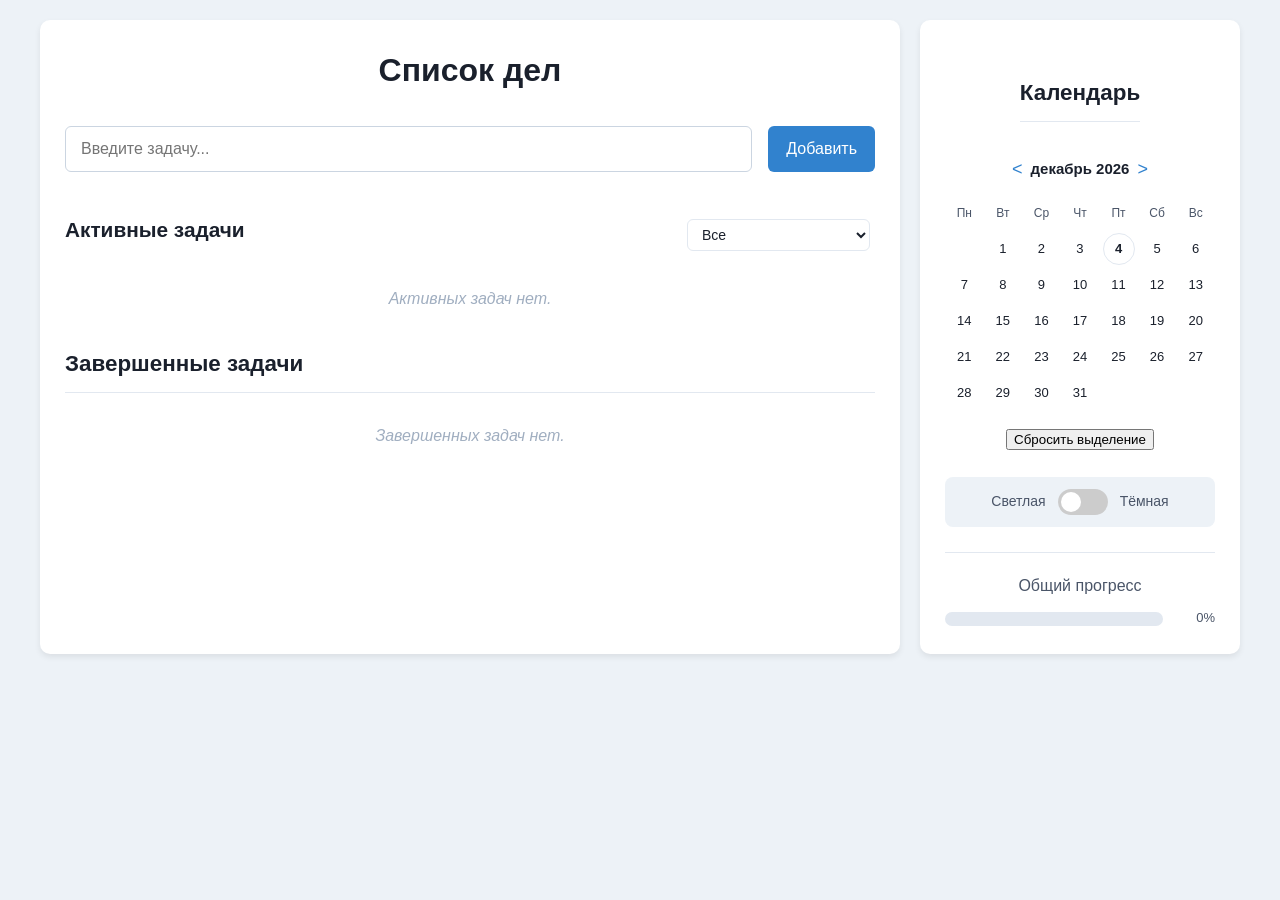
<file: Spisok_del/index.html>
<!DOCTYPE html>
<html lang="ru">
<head>
    <meta charset="UTF-8">
    <meta name="viewport" content="width=device-width, initial-scale=1.0">
    <title>Список дел</title>
    <link rel="stylesheet" href="style.css">
    <link rel="icon" href="logo/sss.png" type="image/png">
</head>
<body>

<div class="main-container">
    <div class="todo-container">
        <h1>Список дел</h1>
        <div class="input-area-wrapper">
            <div class="input-container">
                <input type="text" id="taskInput" placeholder="Введите задачу..." />
                <div class="input-icon-container">
                    <span class="icon calendar-icon" id="calendarIcon" title="Выбрать срок выполнения">📅</span>
                    <span class="icon reminder-icon" id="reminderIcon" title="Установить напоминание">🔔</span>
                </div>
                <button id="addTaskBtn">Добавить</button>
            </div>
            <div class="date-badges-container">
                <span id="selectedDateDisplay" class="date-badge"></span>
                <span id="selectedReminderDisplay" class="date-badge reminder-badge"></span>
            </div>
        </div>

        <div class="task-lists">
            <div class="list-header">
                <h2>Активные задачи</h2>
                <select id="taskFilterSelect">
                    <option value="all">Все</option>
                    <option value="today">На сегодня</option>
                    <option value="week">На эту неделю</option>
                    <option value="month">На этот месяц</option>
                    <option value="year">На этот год</option>
                    <!-- Добавляем опцию для кастомного фильтра -->
                    <option value="custom">Выбранный диапазон</option>
                </select>
            </div>
            <div id="taskList" class="task-list"></div>

            <h2>Завершенные задачи</h2>
            <div id="completedTaskList" class="task-list"></div>
        </div>
    </div>

    <div class="calendar-sidebar">
        <div class="calendar-header">
            <h2>Календарь</h2>
        </div>
        <div id="mainCalendar"></div>
        
        <!-- Кнопка сброса выделения по центру -->
    <div style="text-align: center; margin: 15px 0;">
        <button id="resetSelectionBtn" class="reset-btn">Сбросить выделение</button>
    </div>

        <div class="theme-switcher-container">
            <span class="theme-label">Светлая</span>
            <label class="theme-switch" for="themeSwitchCheckbox">
                <input type="checkbox" id="themeSwitchCheckbox">
                <span class="slider round"></span>
            </label>
            <span class="theme-label">Тёмная</span>
        </div>
    
        <div class="progress-section">
        <h3>Общий прогресс</h3>
        <div class="progress-container">
            <div class="progress-bar-outer" id="progressBarOuter">
                <div class="progress-bar-inner" id="progressBarInner"></div>
            </div>
            <span class="progress-percentage" id="progressPercentage">0%</span>
        </div>
    </div>
</div>

<div id="datePickerModal" class="modal hidden">
    <div class="modal-content">
        <h2>Срок выполнения</h2>
        <div id="datePickerCalendar"></div>
        <div class="time-picker-container">
            <label for="taskTimeInput">Время (можно не устанавливать):</label>
            <input type="time" id="taskTimeInput">
        </div>
        <div class="modal-buttons">
            <button id="cancelDateBtn">Отменить</button>
            <button id="saveDateBtn">Сохранить</button>
        </div>
    </div>
</div>

<div id="reminderDatePickerModal" class="modal hidden">
    <div class="modal-content">
        <h2>Установить напоминание</h2>
        <div id="reminderDatePickerCalendar"></div>
        <div class="time-picker-container">
            <div>
                <label for="reminderTimeInput">Время:</label>
                <input type="time" id="reminderTimeInput" required>
            </div>
            <div>
                <label for="reminderFrequency">Частота:</label>
                <select id="reminderFrequency">
                    <option value="once" selected>Один раз</option>
                    <option value="daily">Ежедневно</option>
                    <option value="weekly">Еженедельно</option>
                    <option value="monthly">Ежемесячно</option>
                    <option value="yearly">Ежегодно</option>
                </select>
            </div>
        </div>
        <div class="modal-buttons">
            <button id="cancelReminderDateBtn">Отменить</button>
            <button id="saveReminderDateBtn">Сохранить</button>
        </div>
    </div>
</div>

<script src="app.js"></script>
</body>
</html>
</file>
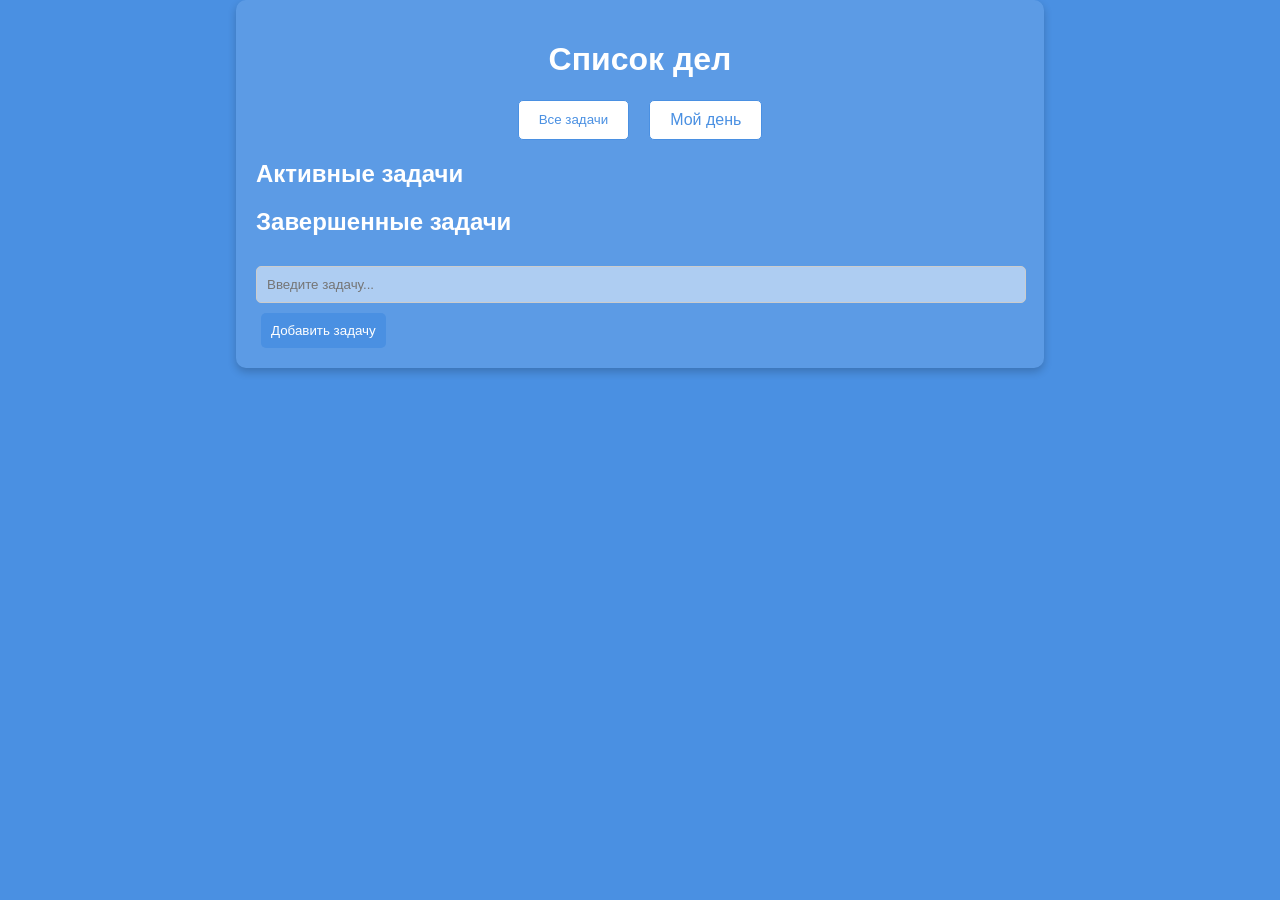
<file: Spisok_del_prosto/index.html>
<!DOCTYPE html>
<html lang="ru">
<head>
    <meta charset="UTF-8">
    <meta name="viewport" content="width=device-width, initial-scale=1.0">
    <title>Список дел</title>
    <link rel="stylesheet" href="style.css">
</head>
<body>
    <div class="container">
        <h1>Список дел</h1>
        <div class="tabs">
            <button class="tab" id="allTasksBtn">Все задачи</button>
            <a href="myday.html" class="tab" id="myDayBtn">Мой день</a>
        </div>

        <!-- Активные задачи -->
        <h2>Активные задачи</h2>
        <div id="taskList" class="task-list"></div>

        <!-- Завершенные задачи -->
        <h2>Завершенные задачи</h2>
        <div id="completedTaskList" class="task-list"></div>

        <input type="text" id="taskInput" placeholder="Введите задачу..." />
        <button id="addTaskBtn">Добавить задачу</button>
    </div>
    <script src="app.js"></script>
</body>
</html>
</file>
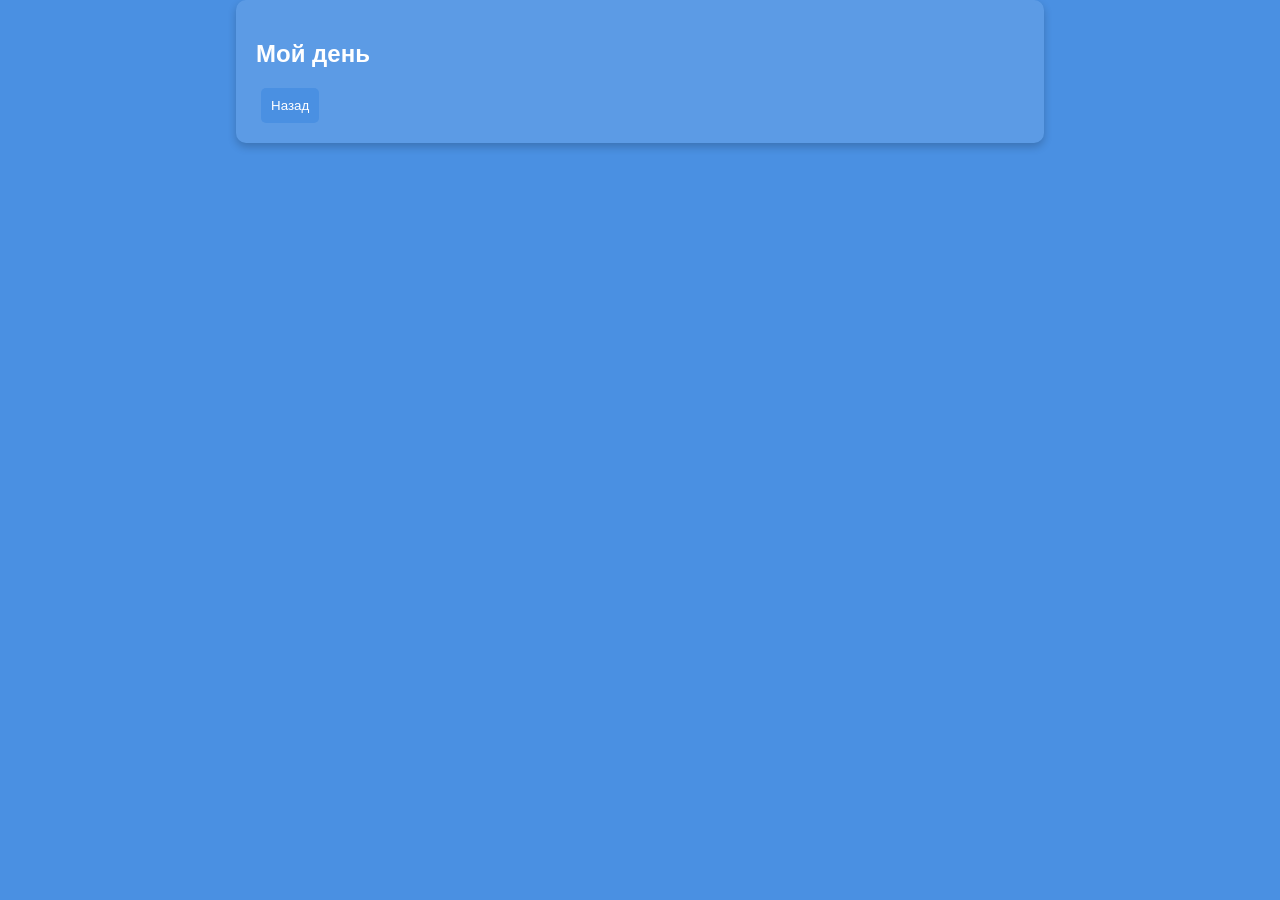
<file: Spisok_del_prosto/myday.html>
<!DOCTYPE html>
<html lang="ru">
<head>
    <meta charset="UTF-8">
    <meta name="viewport" content="width=device-width, initial-scale=1.0">
    <title>Мой день</title>
    <link rel="stylesheet" href="style.css">
</head>
<body>
    <div class="container">
        <h2>Мой день</h2>
        <ul id="myDayList" class="task-list"></ul>
        <button onclick="window.location.href='index.html'">Назад</button>
    </div>
    <script src="myday.js"></script>
</body>
</html>
</file>
<file: Spisok_del/style.css>
/* 1. CSS переменные (Светлая тема - Сине-голубая палитра) */
:root {
    /* Фоны */
    --bg-color: #edf2f7; /* Общий фон страницы */
    --container-bg: #ffffff; /* Фон основных контейнеров */
    --input-bg: #ffffff; /* Фон полей ввода */
    --today-bg: #e0f2fe; /* Фон сегодняшнего дня в календаре (кружок) */
    --day-hover-bg: #dbeafe; /* Фон дня при наведении в календаре */
    --button-secondary-bg: #e2e8f0; /* Фон вторичных кнопок (Отмена) */
    --button-secondary-hover-bg: #cbd5e1; /* Фон вторичных кнопок при наведении */
    --progress-bar-outer-bg: #e2e8f0; /* Фон внешнего контейнера прогресс-бара */
    --filter-highlight-bg: #bfdbfe; /* Фон для выделения диапазона фильтра в календаре (светло-синий) */

    /* Текст */
    --text-color: #1a202c; /* Основной цвет текста */
    --secondary-text-color: #4a5568; /* Вторичный цвет текста (заголовки секций, метки) */
    --disabled-text-color: #a0aec0; /* Цвет неактивного текста/иконок */
    --completed-text-color: #718096; /* Цвет зачеркнутого текста завершенной задачи */
    --button-primary-text: #ffffff; /* Цвет текста на основной кнопке */
    --button-secondary-text: #2d3748; /* Цвет текста на вторичной кнопке */
    --selected-day-text: #ffffff; /* Цвет текста на выбранном дне в календаре */
    --accent-contrast-text: #1e3a8a; /* Контрастный текст для фона диапазона (темно-синий) */
    --link-color: #3182ce; /* Цвет ссылок и кнопок навигации календаря */

    /* Границы */
    --border-color: #e2e8f0; /* Основной цвет границ */
    --input-border: #cbd5e1; /* Цвет границы полей ввода */

    /* Акцентные цвета (Синий) */
    --accent-color: #3182ce; /* Основной акцентный цвет (рамка при фокусе, чекбокс) */
    --accent-color-translucent: rgba(49, 130, 206, 0.3); /* Для тени фокуса */
    --button-primary-bg: #3182ce; /* Фон основных кнопок (Добавить, Сохранить) */
    --button-primary-hover-bg: #2b6cb0; /* Фон основных кнопок при наведении */
    --selected-day-bg: var(--button-primary-bg); /* Фон выбранного дня в календаре (кружок) */
    --has-tasks-dot-color: var(--accent-color); /* Цвет точки под датой с задачами */
    --progress-bar-inner-bg: var(--accent-color); /* Цвет заполнения прогресс-бара */

    /* Другие цвета */
    --reminder-icon-color: #0ea5e9; /* Цвет иконки напоминания */
    --reminder-date-bg: #cffafe; /* Фон бэджа даты напоминания */
    --reminder-date-text: #0e7490; /* Текст бэджа даты напоминания */
    --due-date-bg: #dbeafe; /* Фон бэджа даты выполнения (светло-синий) */
    --due-date-text: #1e40af; /* Текст бэджа даты выполнения (темно-синий) */
    --completed-date-bg: #f1f5f9; /* Фон бэджа даты завершения */
    --completed-date-text: var(--completed-text-color); /* Текст бэджа даты завершения */
    --star-color: #a0aec0; /* Цвет неактивной звезды */
    --starred-color: #f59e0b; /* Цвет активной звезды (желтый/золотой) */
    --delete-color: #e53e3e; /* Цвет кнопки удаления */
    --delete-hover-color: #c53030; /* Цвет кнопки удаления при наведении */

    /* Тени, оверлеи, скроллбар */
    --container-shadow: rgba(0, 0, 0, 0.08); /* Тень контейнеров */
    --modal-overlay-bg: rgba(0, 0, 0, 0.5); /* Фон оверлея модального окна */
    --scrollbar-thumb-bg: #cbd5e1; /* Цвет ползунка скроллбара */
    --scrollbar-track-bg: var(--bg-color); /* Цвет трека скроллбара */
    --transition-speed: 0.3s; /* Скорость для CSS переходов */
}

/* 2. Переменные для темной темы (Сине-голубая палитра) */
body.dark-theme {
    /* Фоны */
    --bg-color: #1a202c;
    --container-bg: #2d3748;
    --input-bg: #1a202c;
    --today-bg: #2c5282; /* Темнее синий для сегодняшнего дня (кружок) */
    --day-hover-bg: #4a5568;
    --button-secondary-bg: #4a5568;
    --button-secondary-hover-bg: #718096;
    --progress-bar-outer-bg: #4a5568;
    --filter-highlight-bg: #2c5282; /* Фон для выделения диапазона фильтра (темнее синий) */

    /* Текст */
    --text-color: #e2e8f0;
    --secondary-text-color: #a0aec0;
    --disabled-text-color: #718096;
    --completed-text-color: #a0aec0;
    --button-primary-text: #ffffff;
    --button-secondary-text: #e2e8f0;
    --selected-day-text: #ffffff;
    --accent-contrast-text: #e0f2fe; /* Контрастный текст для фона диапазона (светло-голубой) */
    --link-color: #63b3ed;

    /* Границы */
    --border-color: #4a5568;
    --input-border: #718096;

    /* Акцентные цвета (Светло-синий) */
    --accent-color: #63b3ed;
     --accent-color-translucent: rgba(99, 179, 237, 0.3); /* Для тени фокуса */
    --button-primary-bg: #2b6cb0; /* Темно-синий для кнопок */
    --button-primary-hover-bg: #3182ce;
    --selected-day-bg: var(--accent-color); /* Светло-синий для выделенного дня (кружок) */
    --has-tasks-dot-color: var(--accent-color);
    --progress-bar-inner-bg: var(--accent-color);

    /* Другие цвета */
    --reminder-icon-color: #38bdf8;
    --reminder-date-bg: #155e75; /* Темно-бирюзовый фон */
    --reminder-date-text: #a5f3fc; /* Светлый текст */
    --due-date-bg: #3b82f6; /* Синий фон для даты выполнения */
    --due-date-text: #eff6ff; /* Очень светлый текст */
    --completed-date-bg: #374151; /* Серый фон */
    --completed-date-text: var(--disabled-text-color);
    --star-color: #718096;
    --starred-color: #facc15; /* Ярче желтый */
    --delete-color: #fc8181;
    --delete-hover-color: #f56565;

    /* Тени, оверлеи, скроллбар */
    --container-shadow: rgba(0, 0, 0, 0.3);
    --modal-overlay-bg: rgba(0, 0, 0, 0.7);
    --scrollbar-thumb-bg: #4a5568;
    --scrollbar-track-bg: var(--bg-color);
}

/* 3. Базовые стили и использование переменных */
*, *::before, *::after { box-sizing: border-box; }
body {
    font-family: -apple-system, BlinkMacSystemFont, "Segoe UI", Roboto, Helvetica, Arial, sans-serif, "Apple Color Emoji", "Segoe UI Emoji", "Segoe UI Symbol";
    margin: 0;
    padding: 20px;
    background-color: var(--bg-color);
    color: var(--text-color);
    transition: background-color var(--transition-speed) ease, color var(--transition-speed) ease;
    line-height: 1.6;
    font-size: 16px;
}

/* Layout */
.main-container {
    display: flex;
    flex-wrap: wrap; /* Позволяет переносить сайдбар вниз на маленьких экранах */
    max-width: 1200px;
    margin: 0 auto;
    gap: 20px; /* Пространство между todo-контейнером и сайдбаром */
}
.todo-container {
    flex: 3; /* Занимает больше места */
    min-width: 300px; /* Минимальная ширина */
    background: var(--container-bg);
    padding: 25px;
    border-radius: 10px;
    box-shadow: 0 3px 6px var(--container-shadow);
    transition: background-color var(--transition-speed) ease, box-shadow var(--transition-speed) ease;
    display: flex;
    flex-direction: column;
}
.calendar-sidebar {
    flex: 1; /* Занимает меньше места */
    min-width: 280px;
    background: var(--container-bg);
    padding: 25px;
    border-radius: 10px;
    box-shadow: 0 3px 6px var(--container-shadow);
    height: fit-content; /* Высота по содержимому */
    transition: background-color var(--transition-speed) ease, box-shadow var(--transition-speed) ease;
}
/* В разделе календаря */
.calendar-day.selecting {
    background-color: rgba(99, 179, 237, 0.2) !important;
}

.calendar-day.range-selected {
    background-color: var(--accent-color-translucent) !important;
}

/* Headings */
h1, h2, h3 {
    color: var(--text-color);
    margin-top: 0;
    transition: color var(--transition-speed) ease;
}
h1 {
    text-align: center;
    margin-bottom: 30px;
    font-size: 2em;
}
h2 {
    border-bottom: 1px solid var(--border-color);
    padding-bottom: 10px;
    margin-top: 30px;
    margin-bottom: 20px;
    font-size: 1.4em;
    transition: border-color var(--transition-speed) ease;
}
/* Убираем верхний отступ у первого h2 в todo-контейнере */
.todo-container h2:first-of-type { margin-top: 0; }
h3 {
    margin-bottom: 10px;
    font-size: 1.1em;
    color: var(--secondary-text-color);
}

/* --- Input Area --- */
.input-area-wrapper {
     margin-bottom: 15px; /* Отступ под полем ввода */
}
.input-container {
    display: flex;
    align-items: center;
    gap: 8px; /* Пространство между элементами */
}
#taskInput {
    flex-grow: 1; /* Занимает все доступное пространство */
    padding: 12px 15px;
    border: 1px solid var(--input-border);
    border-radius: 6px;
    font-size: 16px;
    height: 46px; /* Фиксированная высота */
    background-color: var(--input-bg);
    color: var(--text-color);
    transition: border-color 0.2s ease, background-color var(--transition-speed) ease, color var(--transition-speed) ease;
    min-width: 50px; /* Чтобы не схлопывался */
}
#taskInput:focus {
    outline: none;
    border-color: var(--accent-color);
    box-shadow: 0 0 0 2px var(--accent-color-translucent); /* Тень при фокусе */
}
.input-icon-container {
    display: flex;
    align-items: center;
    gap: 4px;
    flex-shrink: 0; /* Не сжиматься */
}
.icon {
    cursor: pointer;
    font-size: 24px;
    display: none; /* Скрыты по умолчанию */
    color: var(--secondary-text-color);
    user-select: none; /* Запретить выделение */
    transition: color 0.2s ease, transform 0.2s ease;
    line-height: 1;
    padding: 5px; /* Увеличим область клика */
    border-radius: 4px; /* Слегка скруглим */
}
.icon:hover {
    color: var(--text-color);
    transform: scale(1.1); /* Небольшое увеличение при наведении */
    background-color: var(--day-hover-bg); /* Фон как у дней календаря */
}
.icon.visible { display: inline-block; } /* Показать иконку */
.calendar-icon { /* Дополнительные стили не нужны */ }
.reminder-icon { color: var(--reminder-icon-color); }
.reminder-icon:hover { filter: brightness(1.2); } /* Немного ярче при наведении */

#addTaskBtn {
    padding: 0 18px;
    height: 46px;
    background-color: var(--button-primary-bg);
    color: var(--button-primary-text);
    border: none;
    border-radius: 6px;
    cursor: pointer;
    font-size: 16px;
    font-weight: 500;
    transition: background-color 0.2s ease, transform 0.1s ease;
    flex-shrink: 0;
}
#addTaskBtn:hover { background-color: var(--button-primary-hover-bg); }
#addTaskBtn:active { transform: scale(0.98); } /* Эффект нажатия */

.date-badges-container {
    display: flex;
    flex-wrap: wrap;
    gap: 8px;
    margin-top: 6px; /* Отступ сверху */
    min-height: 20px; /* Чтобы контейнер не схлопывался */
}
.date-badge {
    font-size: 11px;
    padding: 3px 8px;
    border-radius: 10px;
    display: none; /* Скрыты по умолчанию */
    white-space: nowrap;
    line-height: 1.4;
    cursor: default;
    transition: background-color var(--transition-speed) ease, color var(--transition-speed) ease;
}
.date-badge.visible { display: inline-block; } /* Показываем, когда есть дата */
/* Конкретные стили для бэджей */
#selectedDateDisplay {
    background: var(--due-date-bg);
    color: var(--due-date-text);
}
#selectedReminderDisplay {
    background: var(--reminder-date-bg);
    color: var(--reminder-date-text);
}
/* --- Конец Input Area --- */

/* Task Lists Header & Filter */
.list-header {
    display: flex;
    flex-wrap: wrap; /* Позволяет переносить фильтр вниз */
    justify-content: space-between;
    align-items: center;
    margin-bottom: 15px;
    padding-right: 5px; /* Небольшой отступ справа */
    gap: 10px;
}
.list-header h2 {
    margin: 0;
    border-bottom: none; /* Убираем границу у H2 в хедере */
    font-size: 1.3em;
    flex-shrink: 0; /* Не сжимать заголовок */
}
#taskFilterSelect {
    padding: 6px 10px;
    border: 1px solid var(--border-color);
    border-radius: 6px;
    font-size: 14px;
    background-color: var(--input-bg);
    color: var(--text-color);
    transition: border-color 0.2s ease, background-color var(--transition-speed) ease, color var(--transition-speed) ease;
    max-width: 200px; /* Ограничим ширину */
}
#taskFilterSelect:focus {
    outline: none;
    border-color: var(--accent-color);
    box-shadow: 0 0 0 2px var(--accent-color-translucent);
}

/* Task List & Items */
.task-list {
    margin-bottom: 20px;
    min-height: 50px; /* Минимальная высота, чтобы было видно сообщение */
}
.task {
    display: flex;
    align-items: center;
    padding: 12px 15px;
    margin: 8px 0; /* Вертикальные отступы между задачами */
    background: var(--container-bg); /* Используем фон контейнера, т.к. он может отличаться от body */
    border-radius: 8px;
    box-shadow: 0 1px 3px var(--container-shadow);
    transition: box-shadow 0.2s ease, background-color var(--transition-speed) ease, border-left-color 0.3s ease;
    border-left: 4px solid transparent; /* Место для выделения (например, звездой) */
    gap: 12px;
}
.task:hover { box-shadow: 0 2px 5px var(--container-shadow); }

/* Выделение задачи звездой */
.task.starred {
    border-left-color: var(--starred-color);
}

/* Текст задачи (с обрезкой) */
.task span:first-of-type { /* Стили для первого span - текста задачи */
    flex-grow: 1;
    cursor: pointer; /* Намекает на кликабельность (для деталей) */
    /* Обрезка длинного текста: */
    white-space: nowrap;
    overflow: hidden;
    text-overflow: ellipsis;
    min-width: 0; /* Важно для flex и text-overflow */
}

.completed-text {
    text-decoration: line-through;
    color: var(--completed-text-color);
    /* Убираем обрезку для завершенных, если они могут быть длинными */
    /* white-space: normal; */
    /* text-overflow: clip; */
}
.checkbox {
    width: 20px;
    height: 20px;
    border: 2px solid var(--input-border);
    border-radius: 4px;
    cursor: pointer;
    display: flex;
    align-items: center;
    justify-content: center;
    flex-shrink: 0; /* Не сжимать */
    transition: background-color 0.2s ease, border-color 0.2s ease;
    background-color: var(--input-bg); /* Фон чекбокса */
    user-select: none; /* Запретить выделение */
}
.checkbox.checked {
    background-color: var(--accent-color);
    border-color: var(--accent-color);
    color: var(--button-primary-text);
    font-weight: bold;
}
.checkbox.checked::before {
    content: '✓'; /* Галочка */
    font-size: 14px;
    line-height: 1;
}

/* Контейнер для дат и кнопок справа */
.task-date-container {
    display: flex;
    align-items: center;
    gap: 6px; /* Пространство между элементами внутри (датами, кнопками) */
    margin-left: auto; /* Прижимает контейнер к правому краю */
    flex-shrink: 0; /* Не сжиматься */
    flex-wrap: nowrap; /* Запрещаем перенос внутри этого контейнера по умолчанию */
}
/* Обертка только для бэджей дат */
.task-dates-wrapper {
    display: flex;
    align-items: center;
    gap: 6px;
    flex-shrink: 0;
    flex-wrap: nowrap; /* Даты тоже не переносим */
}
.task-date-entry {
    display: flex;
    align-items: center;
    gap: 4px; /* Отступ между иконкой и текстом даты */
    font-size: 11px;
    background-color: var(--bg-color); /* Фон как у body */
    padding: 2px 6px;
    border-radius: 4px;
    white-space: nowrap;
    color: var(--secondary-text-color);
    line-height: 1.3;
    flex-shrink: 0;
    border: 1px solid var(--border-color); /* Добавим легкую границу */
}
.task-date-entry .icon-date {
    font-size: 10px;
    line-height: 1;
    margin-right: 1px;
}
/* Стили для бэджа напоминания */
.task-date-entry.reminder-date {
    background-color: var(--reminder-date-bg);
    color: var(--reminder-date-text);
    border-color: var(--reminder-date-text); /* Граница в цвет текста */
}
/* Стили для бэджа даты выполнения */
#taskList .task-date-entry:not(.reminder-date) { /* Только в активном списке и не напоминание */
    background-color: var(--due-date-bg);
    color: var(--due-date-text);
    border-color: var(--due-date-text);
}


/* Даты в завершенных задачах */
#completedTaskList .task-dates-wrapper {
    flex-direction: column; /* Даты друг под другом */
    align-items: flex-end; /* Выравнивание по правому краю */
    gap: 3px; /* Меньший отступ */
}
#completedTaskList .task-date-entry {
    background-color: var(--completed-date-bg);
    color: var(--completed-date-text);
    opacity: 0.8; /* Слегка приглушим */
    border-color: transparent; /* Уберем границу у завершенных */
}
body.dark-theme #completedTaskList .task-date-entry {
    background-color: var(--input-bg); /* В темной теме фон чуть темнее */
}
/* Иконка в дате напоминания у завершенных */
#completedTaskList .task-date-entry.reminder-date .icon-date {
     color: var(--completed-date-text); /* Цвет как у текста */
}

/* Кнопки действий (звезда, корзина) */
.action-btn {
    background: transparent;
    border: none;
    font-size: 1.3rem; /* Размер иконок */
    cursor: pointer;
    padding: 0 4px; /* Небольшие отступы по бокам */
    flex-shrink: 0;
    line-height: 1; /* Чтобы иконка не прыгала */
    color: var(--secondary-text-color);
    transition: color 0.2s ease, transform 0.1s ease;
    border-radius: 4px;
}
.star-btn {
    color: var(--star-color);
    font-size: 1.5rem; /* Звезду чуть больше */
}
.star-btn.starred { color: var(--starred-color); }
.delete-btn { color: var(--delete-color); }

.action-btn:hover {
    color: var(--text-color);
    transform: scale(1.1); /* Увеличение при наведении */
    background-color: var(--day-hover-bg);
}
.delete-btn:hover {
    color: var(--delete-hover-color);
    background-color: rgba(229, 62, 62, 0.1); /* Легкий красный фон при наведении */
}
.action-btn:active { transform: scale(0.95); } /* Эффект нажатия */


/* Calendar Styles */
.calendar {
    width: 100%;
    border-collapse: collapse;
    margin-top: 15px;
    table-layout: fixed; /* Равные ячейки */
    user-select: none; /* Запретить выделение текста в календаре */
}
.calendar th { /* Заголовки дней недели */
    padding: 8px 5px;
    text-align: center;
    font-size: 12px;
    color: var(--secondary-text-color);
    font-weight: normal;
}
.calendar td { /* Ячейка дня */
    /* Убираем padding, т.к. фон будет у .calendar-day */
    padding: 1px 0; /* Минимальный вертикальный отступ */
    text-align: center;
    vertical-align: middle;
    height: 36px;
    position: relative; /* Для позиционирования точки */
}
.calendar-day { /* Сам кружок/прямоугольник с числом */
    display: flex; /* Центрирование числа */
    justify-content: center;
    align-items: center;
    width: 32px;  /* Стандартный размер для кружка */
    height: 32px;
    margin: auto; /* Центрирование в ячейке */
    font-size: 13px;
    border-radius: 50%; /* По умолчанию круглый */
    position: relative;
    cursor: default; /* По умолчанию не кликабельно */
    transition: background-color 0.2s ease, color 0.2s ease, border 0.2s ease, width 0.1s ease, border-radius 0.2s ease;
    color: var(--text-color);
    border: 1px solid transparent; /* Резервируем место для рамки */
    z-index: 0; /* Базовый слой */
}
/* Кликабельные дни в модальных окнах */
#datePickerCalendar .calendar-day,
#reminderDatePickerCalendar .calendar-day {
    cursor: pointer;
}
#datePickerCalendar .calendar-day:hover,
#reminderDatePickerCalendar .calendar-day:hover {
    background-color: var(--day-hover-bg);
    border-color: var(--border-color);
}
/* Точка под датой, если есть активные задачи */
.calendar-day.has-tasks::after {
    content: '';
    position: absolute;
    bottom: 4px;
    left: 50%;
    transform: translateX(-50%);
    width: 5px;
    height: 5px;
    background: var(--has-tasks-dot-color);
    border-radius: 50%;
    z-index: 2; /* Точка поверх фона диапазона */
}
/* Сегодняшний день */
.calendar-day.today {
    font-weight: bold;
    /* Убираем фон отсюда, он может конфликтовать с range/selected */
    /* background-color: var(--today-bg); */
    border-color: var(--border-color);
}
/* Выбранный день */
.calendar-day.selected {
    background-color: var(--selected-day-bg);
    color: var(--selected-day-text);
    border-radius: 50%; /* КРУГЛЫЙ */
    width: 32px;       /* Явно задаем размер кружка */
    height: 32px;
    border: 1px solid var(--selected-day-bg);
    font-weight: bold;
    position: relative; /* Поднимаем над фоном диапазона */
    z-index: 1;
    box-shadow: 0 1px 3px rgba(0,0,0,0.2);
}

.calendar-day.range-start,
.calendar-day.range-end,
.calendar-day.range-middle,
.calendar-day.range-single {
    background-color: var(--filter-highlight-bg);
    color: var(--accent-contrast-text);
    font-weight: bold;
    width: 100%;
    height: 32px;
    border-radius: 0;
    border: none;
    z-index: 0;
}


.calendar-day.range-start {
    border-top-left-radius: 16px;
    border-bottom-left-radius: 16px;
}

.calendar-day.range-end {
    border-top-right-radius: 16px;
    border-bottom-right-radius: 16px;
}

.calendar-day.range-single {
    border-radius: 16px;
}


/* Если день 'today' попадает в диапазон, но не выбран */
.calendar-day.range-start.today:not(.selected),
.calendar-day.range-end.today:not(.selected),
.calendar-day.range-middle.today:not(.selected),
.calendar-day.range-single.today:not(.selected) {
   /* Можно добавить легкое отличие, например, яркость */
   /* filter: brightness(0.95); */
}
/* Точка для задач на фоне диапазона */
.calendar-day.range-start.has-tasks::after,
.calendar-day.range-end.has-tasks::after,
.calendar-day.range-middle.has-tasks::after,
.calendar-day.range-single.has-tasks::after {
     background-color: var(--accent-contrast-text); /* Контрастный цвет точки */
}
/* Точка у выбранного дня (он поверх диапазона) */
.calendar-day.selected.has-tasks::after {
     background-color: var(--selected-day-text); /* Цвет текста выбранного дня */
}
/* Если день и выбран, и сегодня */
.calendar-day.today.selected {
    box-shadow: 0 0 0 2px var(--bg-color); /* Обводка цветом фона страницы */
}
/* --- Конец стилей диапазона --- */


.calendar-header {
    display: flex;
    justify-content: center; /* Центрируем содержимое */
    align-items: center;
    margin-bottom: 15px;
    position: relative; /* Для позиционирования кнопок навигации */
}
.calendar-title {
    font-weight: bold;
    font-size: 15px;
}
.calendar-nav-btn {
    background: none;
    border: none;
    cursor: pointer;
    font-size: 18px;
    padding: 0 8px;
    color: var(--link-color);
    line-height: 1;
    border-radius: 4px;
    transition: color 0.2s ease, background-color 0.2s ease;
}
.calendar-nav-btn:hover {
    color: var(--text-color);
    background-color: var(--day-hover-bg);
}

/* Modal Styles */
.modal {
    position: fixed;
    top: 0;
    left: 0;
    width: 100%;
    height: 100%;
    background: var(--modal-overlay-bg);
    display: flex;
    justify-content: center;
    align-items: center;
    z-index: 1000; /* Поверх всего */
    opacity: 0;
    visibility: hidden;
    transition: opacity 0.3s ease, visibility 0s linear 0.3s;
}
.modal:not(.hidden) {
    opacity: 1;
    visibility: visible;
    transition-delay: 0s;
}
.modal-content {
    background: var(--container-bg);
    color: var(--text-color);
    padding: 25px 30px;
    border-radius: 10px;
    width: 90%;
    max-width: 380px; /* Макс ширина для календарей */
    box-shadow: 0 5px 15px rgba(0,0,0,0.2);
    transform: scale(0.95);
    transition: transform 0.3s ease, background-color var(--transition-speed) ease, color var(--transition-speed) ease;
}
.modal:not(.hidden) .modal-content {
    transform: scale(1); /* Плавное появление */
}
.modal-content h2 {
    margin-top: 0;
    margin-bottom: 20px;
    text-align: center;
    font-size: 1.3em;
    border-bottom: 1px solid var(--border-color);
    padding-bottom: 15px;
}
.time-picker-container {
    margin-top: 20px;
    padding-top: 15px;
    border-top: 1px solid var(--border-color);
    display: flex;
    align-items: flex-start;
    gap: 10px;
    justify-content: center;
    flex-direction: column; /* Разрешим перенос на мал. экранах */
}
.time-picker-container label {
    font-size: 14px;
    color: var(--secondary-text-color);
}
.time-picker-container input[type="time"],
.time-picker-container select { /* Стили и для select частоты */
    padding: 6px 8px;
    border: 1px solid var(--border-color);
    border-radius: 6px;
    background-color: var(--input-bg);
    color: var(--text-color);
    transition: border-color 0.2s ease, background-color var(--transition-speed) ease, color var(--transition-speed) ease;
}
.time-picker-container input[type="time"]:focus,
.time-picker-container select:focus {
     outline: none;
     border-color: var(--accent-color);
     box-shadow: 0 0 0 2px var(--accent-color-translucent);
}
.time-picker-container > div {
    width: 100%;
    margin-bottom: 10px;
}
/* Стиль для иконки часов в input[type=time] в темной теме */
body.dark-theme .time-picker-container input[type="time"]::-webkit-calendar-picker-indicator {
    background-color: var(--secondary-text-color); /* Цвет иконки */
    border-radius: 2px;
    cursor: pointer;
    opacity: 0.8;
}
body.dark-theme .time-picker-container input[type="time"]::-webkit-calendar-picker-indicator:hover {
    opacity: 1;
}

.modal-buttons {
    display: flex;
    justify-content: flex-end;
    gap: 12px;
    margin-top: 25px;
}
.modal-buttons button {
    padding: 9px 18px;
    border: 1px solid transparent;
    border-radius: 6px;
    cursor: pointer;
    font-size: 14px;
    font-weight: 500;
    transition: background-color 0.2s ease, color 0.2s ease, border-color 0.2s ease, transform 0.1s ease;
}
/* Вторичные кнопки (Отмена) */
#cancelDateBtn, #cancelReminderDateBtn, #cancelEditTaskBtn {
    background: var(--button-secondary-bg);
    color: var(--button-secondary-text);
    border-color: var(--border-color);
}
#cancelDateBtn:hover, #cancelReminderDateBtn:hover, #cancelEditTaskBtn:hover {
    background: var(--button-secondary-hover-bg);
    border-color: var(--secondary-text-color);
}
/* Основные кнопки (Сохранить) */
#saveDateBtn, #saveReminderDateBtn, #saveEditTaskBtn {
    background: var(--button-primary-bg);
    color: var(--button-primary-text);
    border-color: var(--button-primary-bg);
}
#saveDateBtn:hover, #saveReminderDateBtn:hover, #saveEditTaskBtn:hover {
    background: var(--button-primary-hover-bg);
    border-color: var(--button-primary-hover-bg);
}
.modal-buttons button:active { transform: scale(0.98); }

/* Task Details Modal Styles (Динамически создается JS) */
#taskDetailsModal .modal-content {
    max-width: 480px; /* Детали могут быть шире */
}
.task-detail-row {
    margin-bottom: 18px;
    position: relative; /* Для позиционирования иконок */
}
.task-detail-row label {
    display: block;
    margin-bottom: 6px;
    font-weight: 500;
    font-size: 14px;
    color: var(--secondary-text-color);
}
.task-detail-input, .task-detail-textarea {
    width: 100%;
    padding: 10px 12px;
    border: 1px solid var(--border-color);
    border-radius: 6px;
    font-size: 14px;
    background-color: var(--input-bg);
    color: var(--text-color);
    transition: border-color 0.2s ease, background-color var(--transition-speed) ease, color var(--transition-speed) ease;
    font-family: inherit; /* Наследовать шрифт */
}
.task-detail-input:focus, .task-detail-textarea:focus {
    outline: none;
    border-color: var(--accent-color);
    box-shadow: 0 0 0 2px var(--accent-color-translucent);
}
.task-detail-textarea {
    min-height: 80px;
    resize: vertical; /* Разрешить изменять высоту */
}
/* Поля для дат и времени в деталях */
.task-detail-row input[type="date"],
.task-detail-row input[type="time"] {
    width: calc(50% - 25px); /* Занимают почти половину, оставляя место для иконки */
    display: inline-block; /* В одну строку */
    margin-right: 8px;
}
/* Стили для select частоты в деталях */
.task-detail-row select.task-detail-input {
     width: auto; /* Ширина по контенту */
     display: inline-block;
     vertical-align: middle; /* Выровнять по вертикали с иконкой */
     margin-right: 8px;
}

.task-detail-row input[type="time"] { margin-right: 0; } /* Убираем правый отступ у времени */

/* Кнопки-иконки в деталях (Календарь, Напоминание) */
.task-detail-row .icon-btn {
    background: transparent;
    border: none;
    padding: 5px;
    font-size: 1.4em;
    cursor: pointer;
    color: var(--secondary-text-color);
    position: absolute;
    right: 5px;
    top: 35px; /* Положение относительно верха строки */
    line-height: 1;
    transition: color 0.2s ease;
}
.task-detail-row .icon-btn:hover { color: var(--text-color); }

/* Отключенные поля в деталях завершенной задачи */
.task-detail-input:disabled, .task-detail-textarea:disabled,
.task-detail-row select.task-detail-input:disabled {
    background-color: var(--bg-color);
    opacity: 0.7;
    cursor: not-allowed;
}


/* Theme Switcher Styles */
.theme-switcher-container {
    display: flex;
    align-items: center;
    justify-content: center;
    gap: 12px;
    margin: 25px 0; /* Отступы сверху/снизу */
    padding: 12px;
    background-color: var(--bg-color); /* Фон как у body */
    border-radius: 8px;
    transition: background-color var(--transition-speed) ease;
}
.theme-label {
    font-size: 14px;
    color: var(--secondary-text-color);
    user-select: none;
}
.theme-switch { /* Контейнер переключателя */
    position: relative;
    display: inline-block;
    width: 50px;
    height: 26px;
}
.theme-switch input { opacity: 0; width: 0; height: 0; } /* Скрываем сам чекбокс */
.slider { /* Видимая часть переключателя */
    position: absolute;
    cursor: pointer;
    top: 0; left: 0; right: 0; bottom: 0;
    background-color: #ccc; /* Неактивный фон */
    transition: .4s;
    border-radius: 26px; /* Полностью скругленный */
}
.slider:before { /* Кружок-ползунок */
    position: absolute;
    content: "";
    height: 20px;
    width: 20px;
    left: 3px;
    bottom: 3px;
    background-color: white;
    transition: .4s;
    border-radius: 50%;
}
input:checked + .slider { background-color: var(--accent-color); } /* Активный фон */
input:checked + .slider:before { transform: translateX(24px); } /* Сдвиг ползунка */

/* Progress Bar Styles */
.progress-section {
    margin-top: 20px;
    padding-top: 20px;
    border-top: 1px solid var(--border-color);
}
.progress-section h3 {
    text-align: center;
    margin-bottom: 10px;
    font-size: 1em;
    color: var(--secondary-text-color);
    font-weight: normal;
}
.progress-container {
    display: flex;
    align-items: center;
    gap: 12px;
}
.progress-bar-outer {
    flex-grow: 1;
    height: 14px;
    background-color: var(--progress-bar-outer-bg);
    border-radius: 7px;
    overflow: hidden; /* Скрыть выходящее за пределы */
}
.progress-bar-inner {
    height: 100%;
    width: 0%; /* Начальная ширина 0 */
    background-color: var(--progress-bar-inner-bg);
    border-radius: 7px;
    transition: width 0.6s cubic-bezier(0.65, 0, 0.35, 1); /* Плавная анимация ширины */
}
.progress-percentage {
    font-size: 13px;
    font-weight: 500;
    color: var(--secondary-text-color);
    min-width: 40px; /* Минимальная ширина для выравнивания */
    text-align: right;
}

/* Сообщение для пустого списка */
.empty-list-msg {
    text-align: center;
    color: var(--disabled-text-color);
    margin-top: 20px;
    font-style: italic;
    padding: 10px;
}

/* Стили скроллбара (WebKit) */
::-webkit-scrollbar { width: 8px; height: 8px; }
::-webkit-scrollbar-track { background: var(--scrollbar-track-bg); }
::-webkit-scrollbar-thumb { background-color: var(--scrollbar-thumb-bg); border-radius: 4px; }
::-webkit-scrollbar-thumb:hover { background-color: #a0aec0; }
body.dark-theme ::-webkit-scrollbar-thumb { background-color: var(--scrollbar-thumb-bg); }
body.dark-theme ::-webkit-scrollbar-thumb:hover { background-color: #718096; }
/* Стили скроллбара (Firefox) */
* { scrollbar-width: thin; scrollbar-color: var(--scrollbar-thumb-bg) var(--scrollbar-track-bg); }
body.dark-theme * { scrollbar-color: var(--scrollbar-thumb-bg) var(--scrollbar-track-bg); }


/* --- Responsive Adjustments --- */
@media (max-width: 992px) {
    /* На планшетах разрешаем перенос в контейнере дат/кнопок */
    .task-date-container {
        flex-wrap: wrap;
        justify-content: flex-end; /* Выравнивание по правому краю при переносе */
        gap: 4px 8px; /* Меньший вертикальный, больший горизонтальный отступ */
    }
}
@media (max-width: 768px) { /* Планшеты и маленькие ноутбуки */
    body { padding: 15px; }
    .main-container { flex-direction: column; } /* Сайдбар под списком дел */
    .todo-container, .calendar-sidebar { min-width: unset; padding: 20px; }
    h1 { font-size: 1.8em; margin-bottom: 20px; }
    h2 { font-size: 1.3em; margin-bottom: 15px; }
    .input-container { gap: 6px; }
    #taskInput { height: 44px; padding: 10px 12px;}
    .input-icon-container { gap: 2px; }
    .icon { font-size: 22px; padding: 4px; }
    #addTaskBtn { height: 44px; padding: 0 15px; font-size: 15px;}
    .date-badges-container { margin-top: 4px; gap: 6px; }
    .date-badge { font-size: 10px; padding: 2px 6px; }
    .task { gap: 8px; } /* Меньше отступ в задаче */
    .task-date-container { gap: 6px; }
    .calendar th, .calendar-day { font-size: 12px; }
    .calendar-day { width: 30px; height: 30px; } /* Уменьшаем размер дня */
    /* Адаптация скругления для диапазона */
    .calendar-day.range-start, .calendar-day.range-end, .calendar-day.range-single { border-radius: 15px; height: 30px;}
    .calendar-day.range-start { border-top-right-radius: 0; border-bottom-right-radius: 0; }
    .calendar-day.range-end { border-top-left-radius: 0; border-bottom-left-radius: 0; }

    .modal-content { padding: 20px; }
    /* Поля дат/времени в деталях - адаптируем */
    #taskDetailsModal .modal-content { max-width: 90%; }
    #taskDetailsModal .task-detail-row input[type="date"],
    #taskDetailsModal .task-detail-row input[type="time"] {
        width: calc(50% - 5px); /* Уменьшаем немного */
        display: inline-block;
        margin-right: 8px;
        margin-bottom: 8px; /* Отступ снизу */
    }
     /* Позиционирование иконки */
    #taskDetailsModal .task-detail-row .icon-btn {
        top: 30px; /* Поднимаем чуть выше */
        right: 10px;
    }
    /* Select частоты в деталях */
    #taskDetailsModal .task-detail-row select.task-detail-input {
        width: calc(100% - 50px); /* Занимает почти всю строку рядом с иконкой */
    }
     #taskDetailsModal .task-detail-row .icon-btn[title*="напоминания"] {
         top: auto; bottom: 5px; /* Перемещаем иконку напоминания вниз */
     }
}
@media (max-width: 480px) { /* Телефоны */
    h1 { font-size: 1.6em; }
    h2 { font-size: 1.2em; }
    /* Фильтр под заголовком */
    .list-header {
        flex-direction: column;
        align-items: flex-start;
        gap: 8px;
    }
    #taskFilterSelect {
        margin-left: 0;
        width: 100%; /* На всю ширину */
        max-width: none;
    }
    /* Поле ввода перестраивается */
    .input-container {
        flex-wrap: wrap;
    }
    #taskInput { width: 100%; order: 1; } /* Поле ввода первое */
    .input-icon-container { order: 2; margin-left: auto; } /* Иконки справа */
    #addTaskBtn { width: 100%; order: 3; margin-top: 10px; } /* Кнопка снизу */
    .date-badges-container { order: 4; width: 100%; } /* Бэджи под кнопкой */

    .task { /* Задача */
        flex-wrap: wrap; /* Разрешаем перенос */
        gap: 8px;
        padding: 10px 12px;
    }
    /* Текст задачи занимает почти всю ширину */
    .task span:first-of-type {
        width: calc(100% - 20px - 8px); /* Ширина минус чекбокс и gap */
        order: 2; /* После чекбокса */
        margin: 0;
        white-space: normal; /* Разрешаем перенос текста */
        overflow: visible;
        text-overflow: clip;
        cursor: default; /* Убираем курсор pointer на мобилке */
    }
    .checkbox { order: 1; /* Чекбокс первый */ }
    /* Контейнер дат/кнопок под текстом */
    .task-date-container {
        width: 100%;
        order: 3; /* После текста */
        justify-content: space-between; /* Даты слева, кнопки справа */
        margin-left: 0;
        margin-top: 8px;
        flex-wrap: wrap; /* Разрешаем перенос */
        gap: 8px;
    }
    .task-dates-wrapper { /* Обертка дат */
        margin-right: auto; /* Отодвигаем кнопки */
        flex-wrap: wrap;
        gap: 4px 6px;
        order: 1; /* Даты слева */
    }
     /* Обертка для кнопок справа */
     .task-date-container .action-btn {
         order: 2; /* Кнопки справа */
         margin-left: 4px; /* Небольшой отступ между кнопками */
     }
     .task-date-container .star-btn { order: 1; } /* Звезда перед корзиной */
     .task-date-container .delete-btn { order: 2; }


    /* Даты завершенных */
    #completedTaskList .task-dates-wrapper {
        margin-right: 0;
        width: auto; /* Не на всю ширину */
        align-items: flex-start; /* Выравнивание по левому краю */
    }
    #completedTaskList .task-date-container {
        justify-content: space-between;
    }


    .calendar th, .calendar-day { font-size: 11px; }
    .calendar-day { width: 28px; height: 28px; } /* Еще меньше */
    /* Адаптация скругления диапазона */
    .calendar-day.range-start, .calendar-day.range-end, .calendar-day.range-single { border-radius: 14px; height: 28px;}
    .calendar-day.range-start { border-top-right-radius: 0; border-bottom-right-radius: 0; }
    .calendar-day.range-end { border-top-left-radius: 0; border-bottom-left-radius: 0; }
    /* Кнопки модального окна одна под другой */
    .modal-buttons {
        flex-direction: column;
        gap: 8px;
    }
    .modal-buttons button { width: 100%; }


    /* Добавим в раздел календаря */
.calendar-day.selecting {
    background-color: rgba(99, 179, 237, 0.2) !important;
}

.calendar-day.range-selected {
    background-color: var(--accent-color-translucent) !important;
}

.reset-btn {
    padding: 5px 10px;
    margin: 10px 0;
    background: var(--button-secondary-bg);
    border: 1px solid var(--border-color);
    border-radius: 4px;
    cursor: pointer;
}
.reset-btn {
    padding: 8px 15px;
    margin: 15px 0;
    background: var(--button-secondary-bg);
    color: var(--button-secondary-text);
    border: 1px solid var(--border-color);
    border-radius: 6px;
    cursor: pointer;
    font-size: 14px;
    transition: background-color 0.2s ease;
    width: 100%;
}

.reset-btn:hover {
    background: var(--button-secondary-hover-bg);
}

}
</file>
<file: Spisok_del_prosto/style.css>
body {
    background-color: #4A90E2;
    font-family: Arial, sans-serif;
    color: #fff;
    margin: 0;
    padding: 0;
}

.container {
    width: 60%;
    margin: 0 auto;
    padding: 20px;
    background: rgba(255, 255, 255, 0.1);
    border-radius: 10px;
    box-shadow: 0 4px 8px rgba(0, 0, 0, 0.2);
}

h1 {
    text-align: center;
}

.tabs {
    display: flex;
    justify-content: center;
    margin-bottom: 20px;
}

.tab {
    background-color: #fff;
    color: #4A90E2;
    border: 1px solid #4A90E2;
    padding: 10px 20px;
    margin: 0 10px;
    cursor: pointer;
    border-radius: 5px;
    text-decoration: none;
    display: inline-block;
}

.tab:hover {
    background-color: #4A90E2;
    color: #fff;
}

.task-list {
    list-style-type: none;
    padding: 0;
}

.task {
    display: flex;
    justify-content: space-between;
    background: rgba(255, 255, 255, 0.2);
    padding: 10px;
    margin: 10px 0;
    border-radius: 5px;
    align-items: center;
}

.task span {
    flex-grow: 1;
}

button {
    background-color: #4A90E2;
    color: white;
    border: none;
    padding: 10px;
    cursor: pointer;
    border-radius: 5px;
}

button:hover {
    background-color: #357ABD;
}

input {
    width: calc(100% - 20px);
    padding: 10px;
    margin: 10px 0;
    border-radius: 5px;
    border: 1px solid #ccc;
    background: rgba(255, 255, 255, 0.5);
    color: #333;
}

.circle-btn {
    background: transparent;
    border: none;
    font-size: 1.5rem;
    cursor: pointer;
    color: white;
    margin-right: 10px;
}

.star-btn {
    background: transparent;
    border: none;
    color: white;
    font-size: 1.5rem;
    cursor: pointer;
}

.star-btn.starred {
    color: yellow; /* Когда задача добавлена в "Мой день", звездочка будет желтой */
}

.star-btn:hover {
    color: gold;
}
.starred {
    color: yellow;
}

button {
    margin-left: 5px;
    cursor: pointer;
}
/* Стили для завершенных задач */
.circle-btn.completed {
   /* Желтый цвет для завершенных задач */
    color: black;
}

.completed-text {
    text-decoration: line-through; /* Зачеркнутый текст */
    color: rgba(255, 255, 255, 0.5); /* Более бледный цвет текста */
}
</file>
